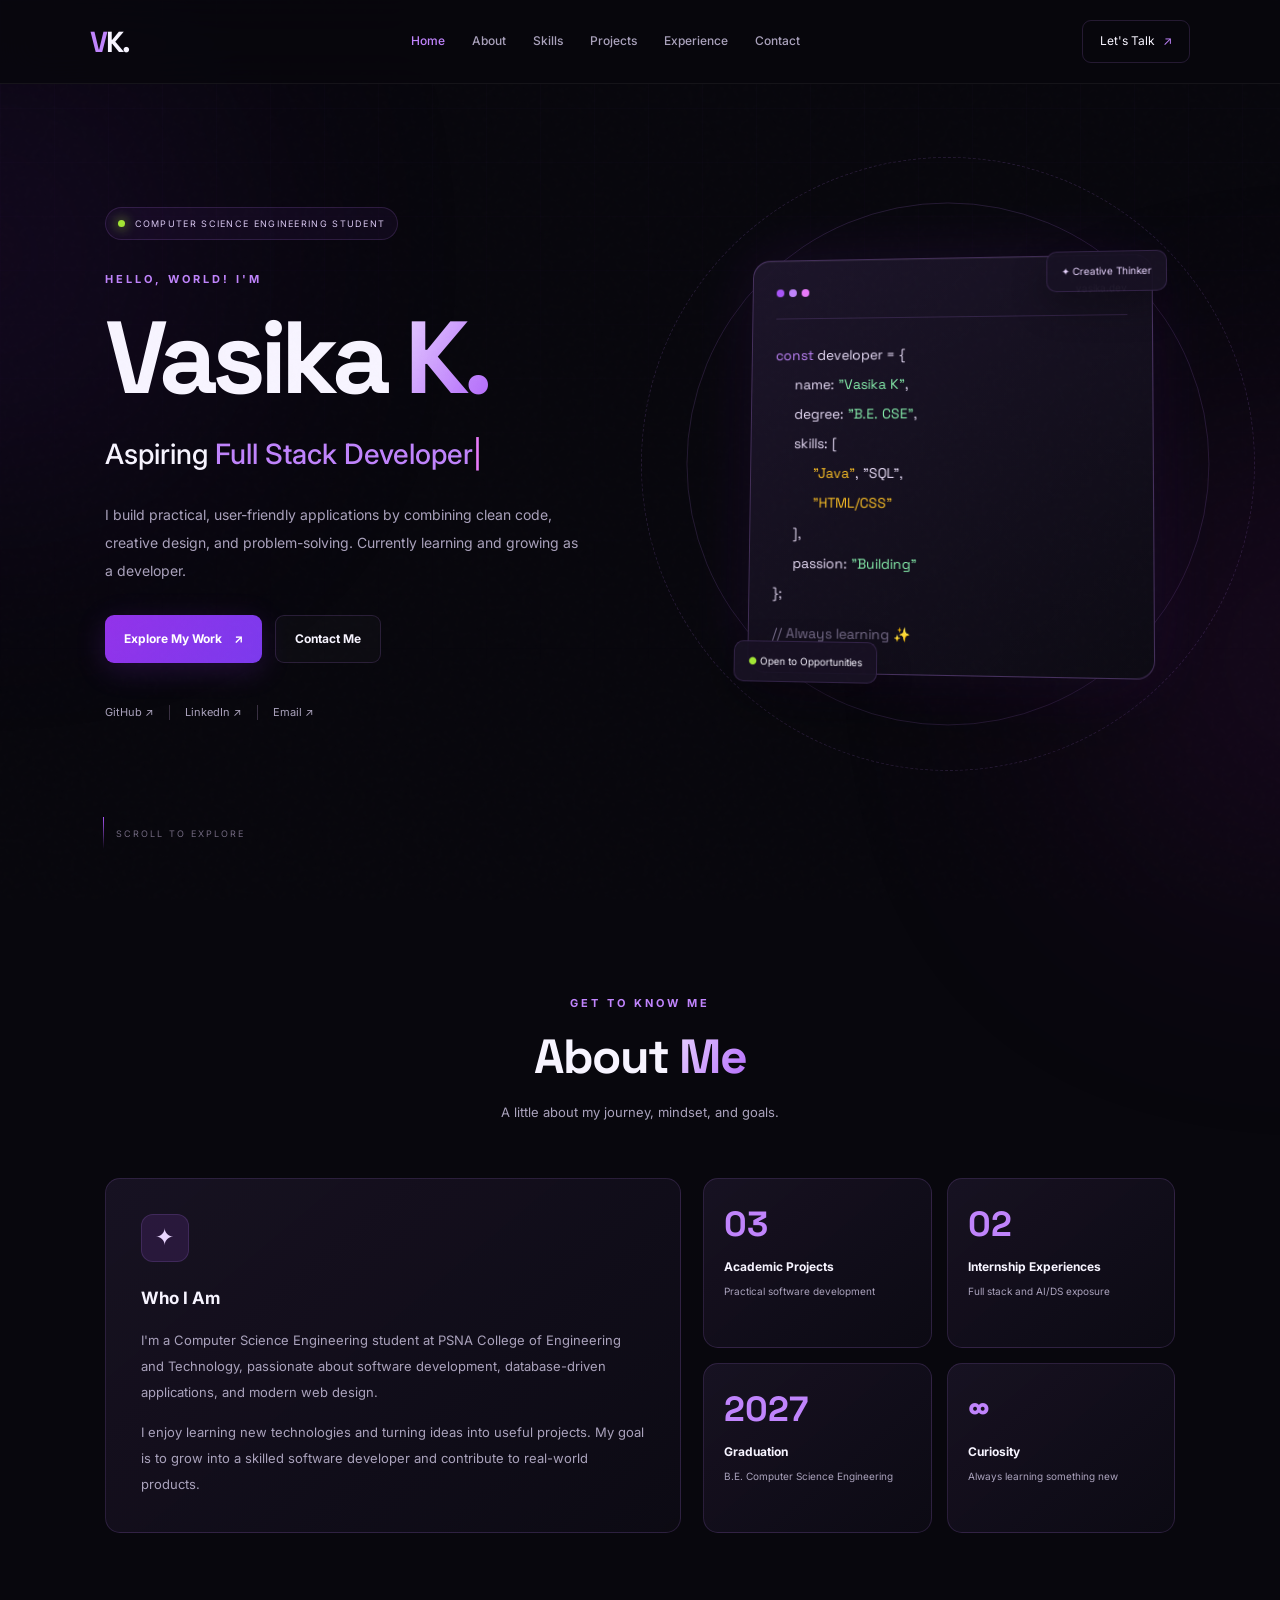
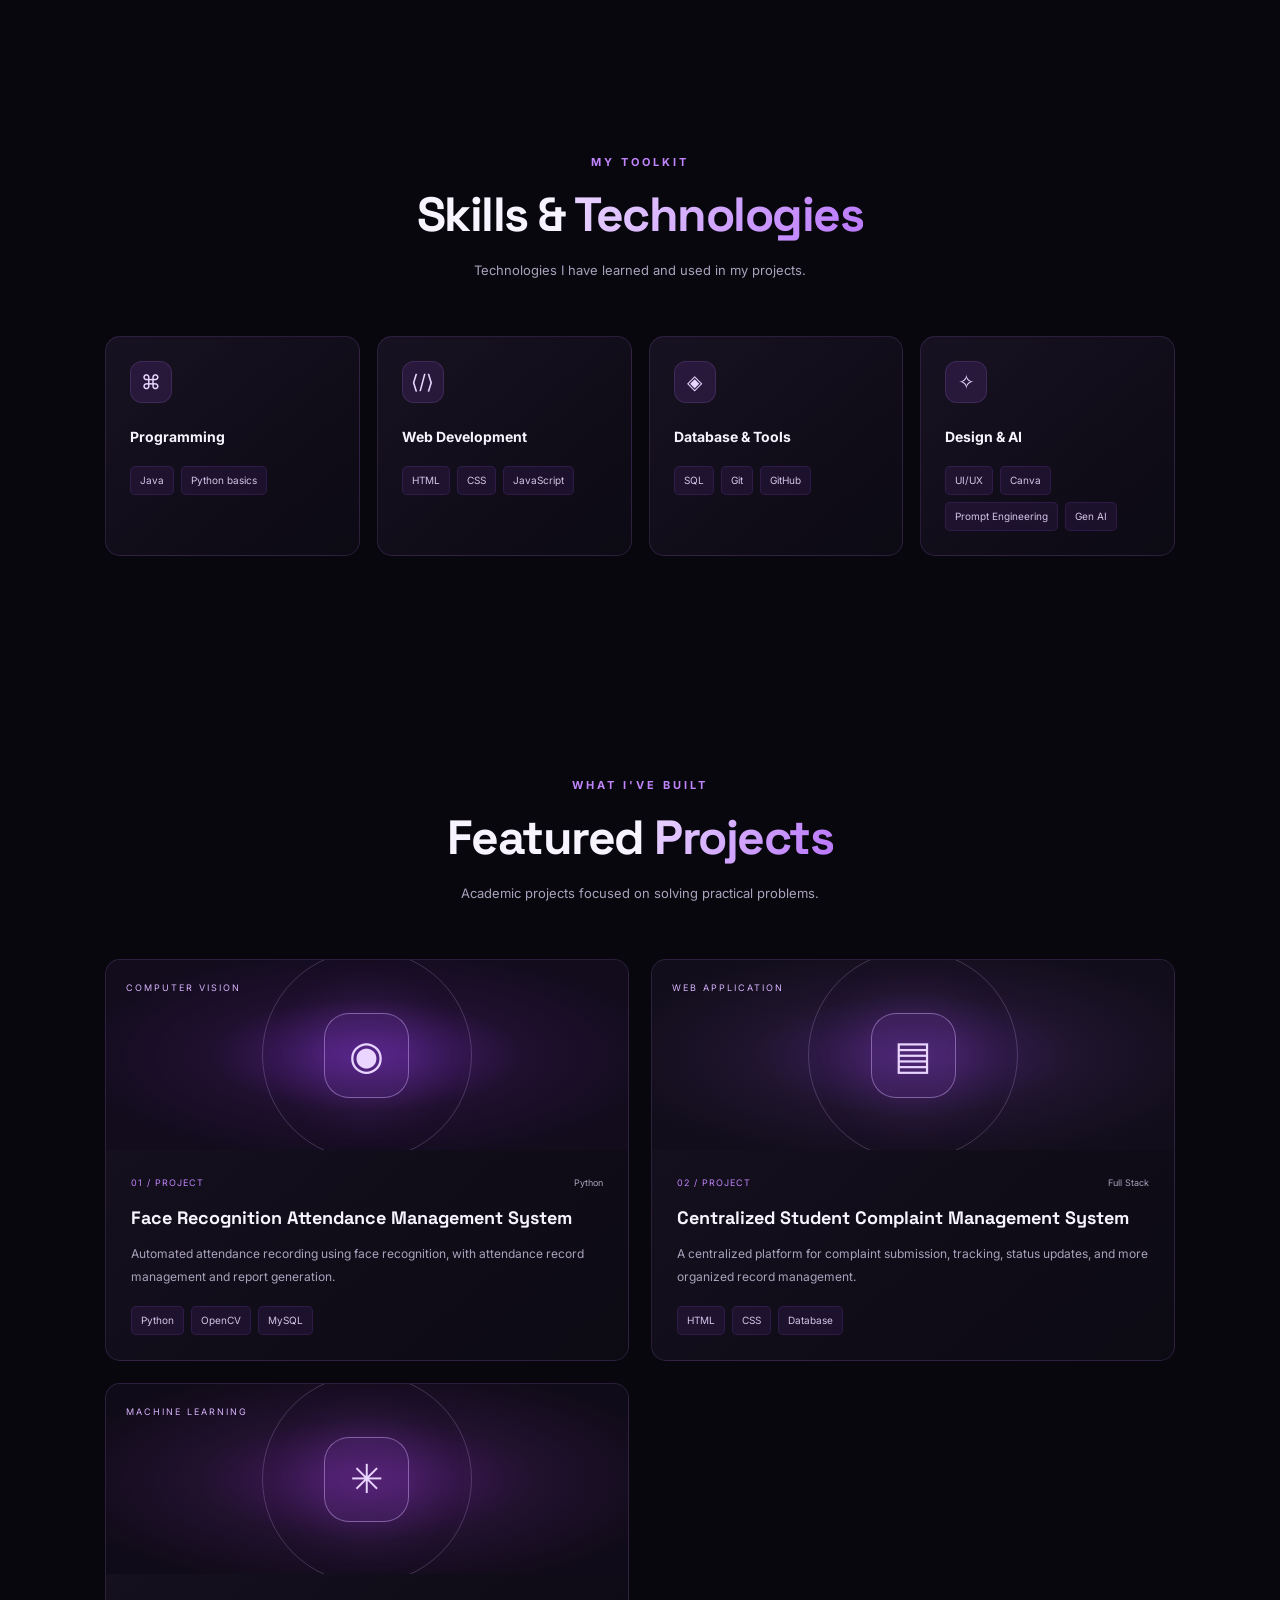
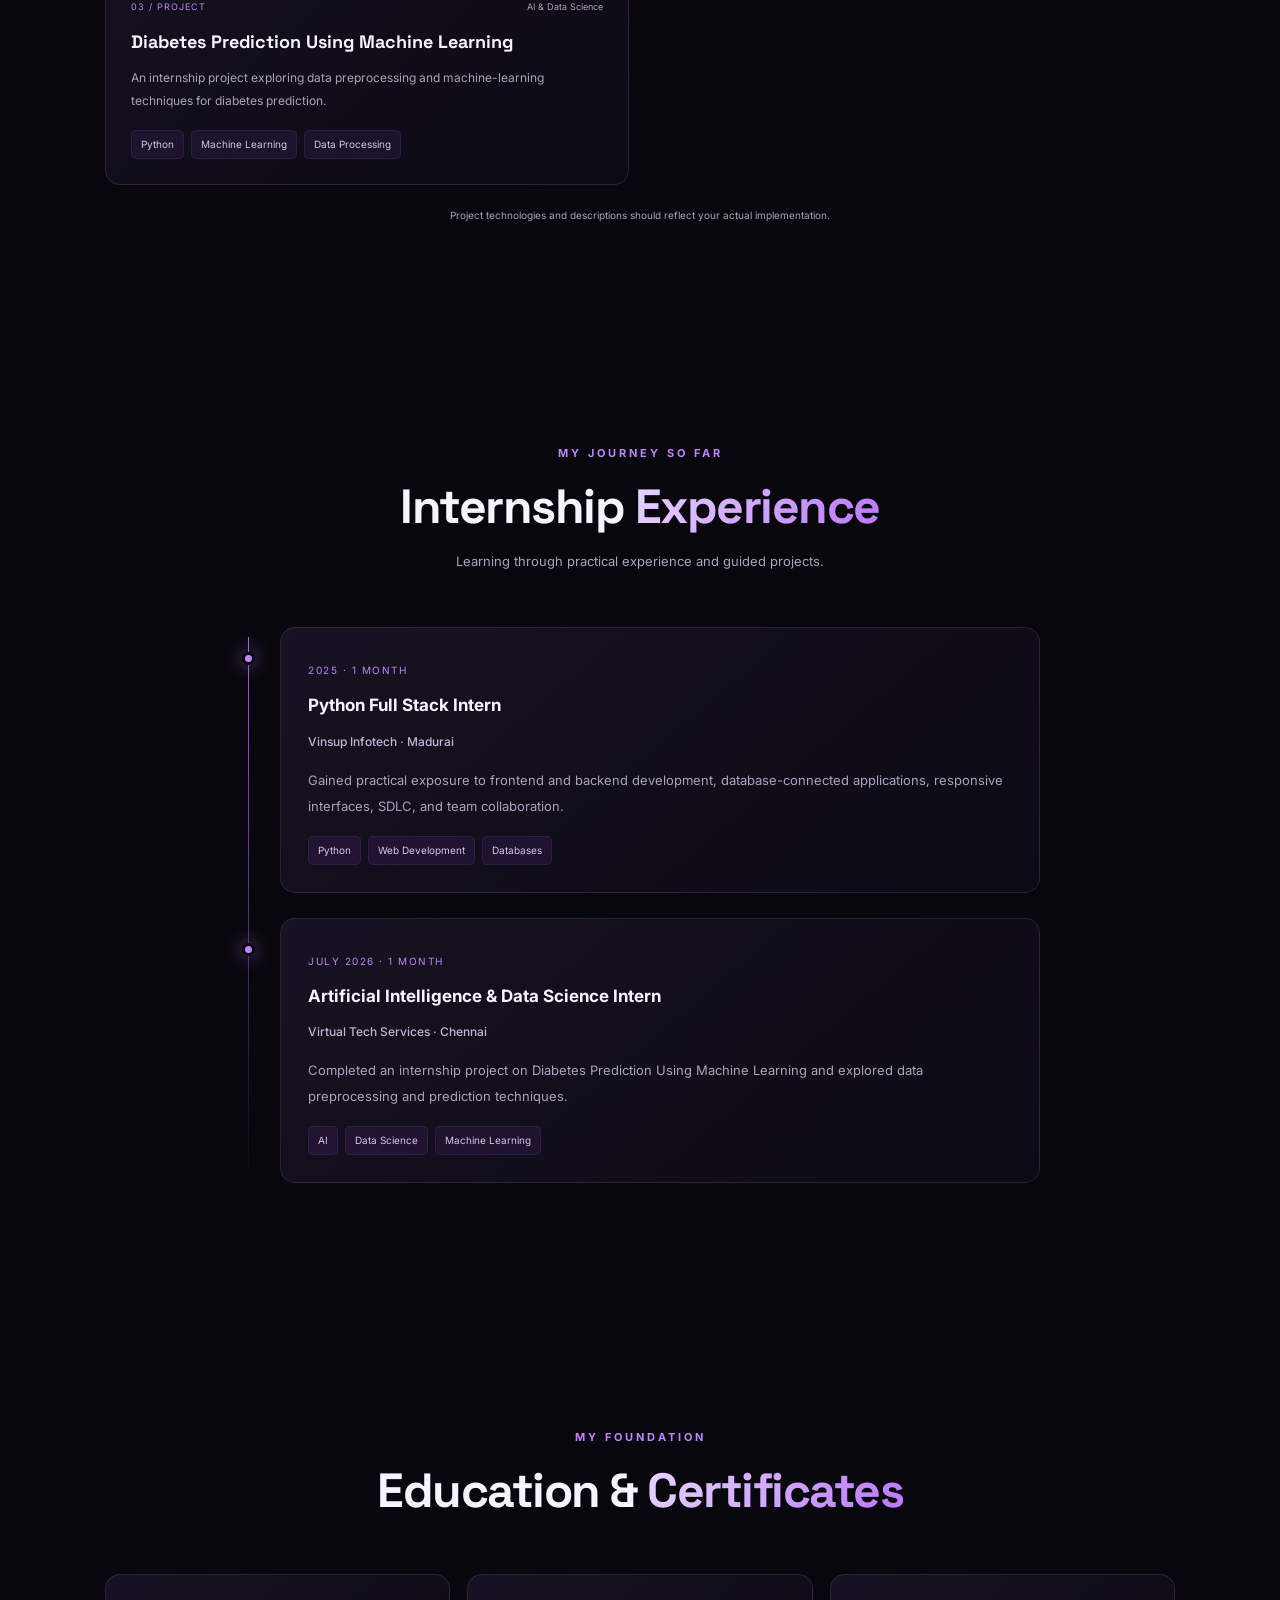
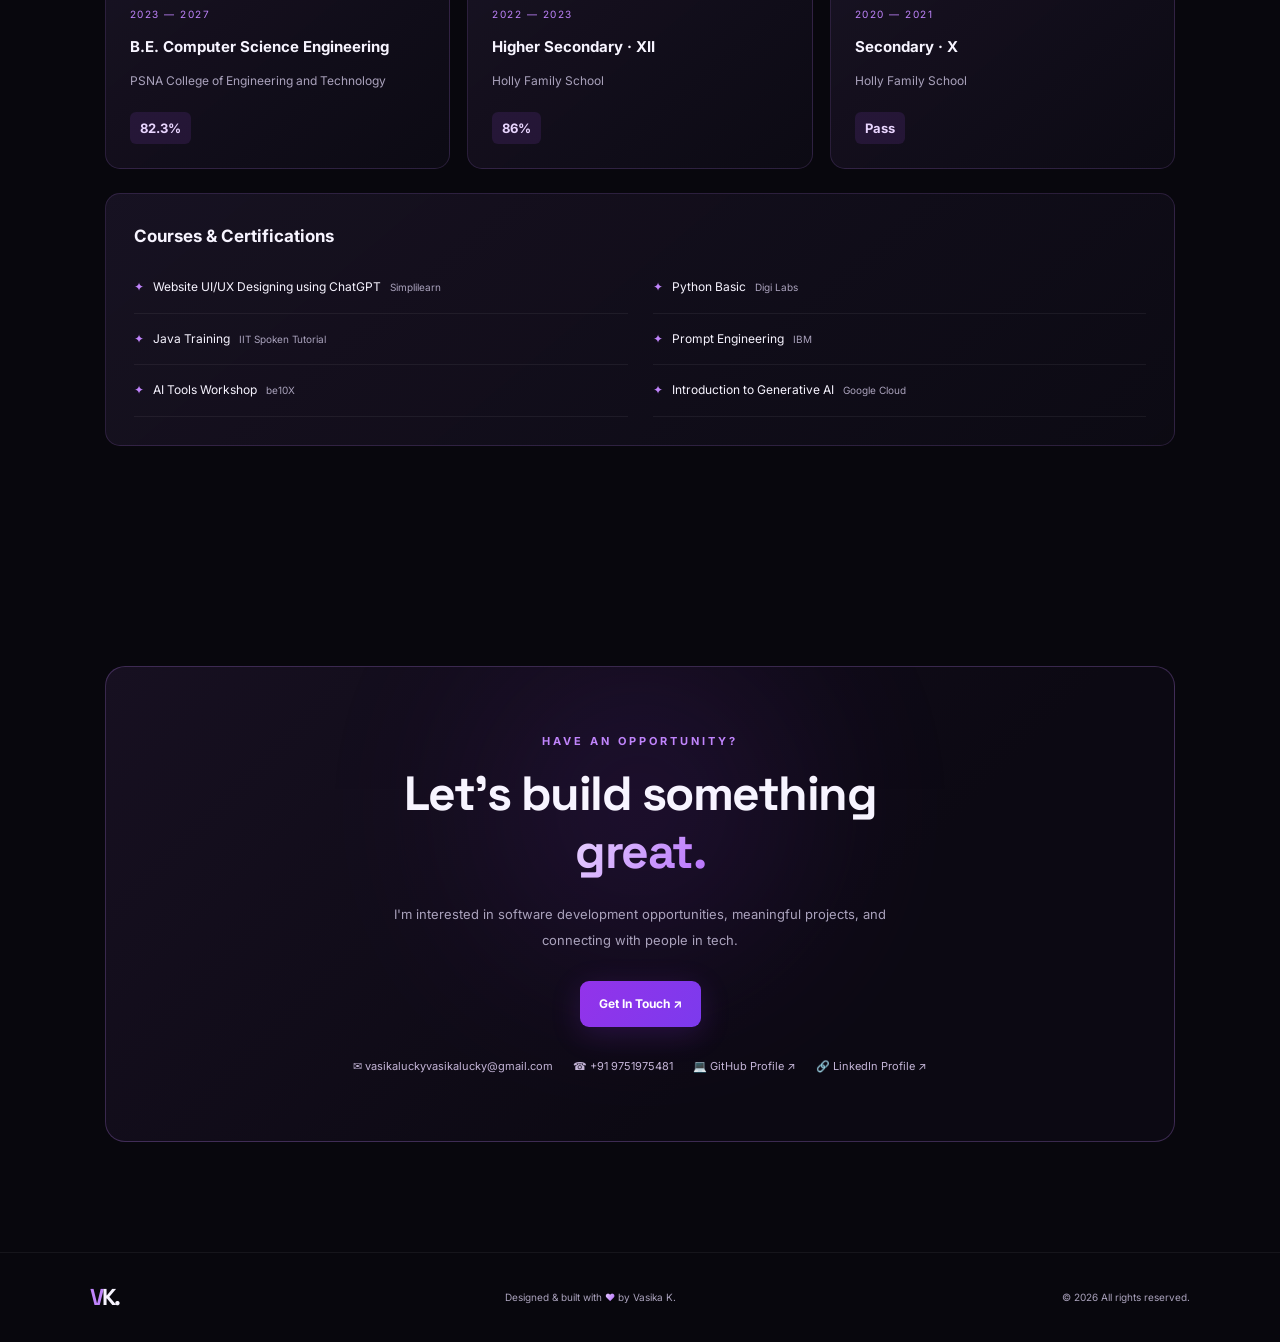
<file: WD-L1-My_portfolio/index.html>
<!DOCTYPE html>
<html lang="en">
<head>
  <meta charset="UTF-8">
  <meta name="viewport" content="width=device-width, initial-scale=1.0">
  <meta name="description" content="Vasika K — Computer Science Engineering student and aspiring full stack developer.">
  <title>Vasika K | Developer Portfolio</title>

  <link rel="preconnect" href="https://fonts.googleapis.com">
  <link rel="preconnect" href="https://fonts.gstatic.com" crossorigin>
  <link href="https://fonts.googleapis.com/css2?family=Inter:wght@400;500;600;700;800&family=Space+Grotesk:wght@400;500;600;700&display=swap" rel="stylesheet">

  <link rel="stylesheet" href="style.css">
  <script src="script.js" defer></script>
</head>

<body>
  <div class="background-glow glow-one"></div>
  <div class="background-glow glow-two"></div>
  <div class="noise"></div>

  <header class="navbar">
    <a href="#home" class="logo"><span>V</span>K.</a>

    <button class="menu-toggle" id="menuToggle"
      aria-label="Toggle navigation" aria-expanded="false">☰</button>

    <nav class="nav-links" id="navLinks">
      <a href="#home" class="active">Home</a>
      <a href="#about">About</a>
      <a href="#skills">Skills</a>
      <a href="#projects">Projects</a>
      <a href="#experience">Experience</a>
      <a href="#contact">Contact</a>
    </nav>

    <a href="#contact" class="nav-button">Let's Talk <span>↗</span></a>
  </header>

  <main>
    <section class="hero section" id="home">
      <div class="hero-content reveal">
        <div class="availability">
          <span class="status-dot"></span>
          COMPUTER SCIENCE ENGINEERING STUDENT
        </div>

        <p class="eyebrow">HELLO, WORLD! I'M</p>
        <h1>Vasika <span class="gradient-text">K.</span></h1>

        <h2>Aspiring <span class="typing" id="typing"></span><span class="cursor">|</span></h2>

        <p class="hero-description">
          I build practical, user-friendly applications by combining
          clean code, creative design, and problem-solving.
          Currently learning and growing as a developer.
        </p>

        <div class="hero-actions">
          <a href="#projects" class="button primary">Explore My Work <span>↗</span></a>
          <a href="#contact" class="button secondary">Contact Me</a>
        </div>

        <div class="social-links">
          <a href="https://github.com/vasika2005" target="_blank" rel="noopener noreferrer">GitHub ↗</a>
          <span class="social-divider"></span>
          <a href="https://www.linkedin.com/in/vasika-k-b85408298" target="_blank" rel="noopener noreferrer">LinkedIn ↗</a>
          <span class="social-divider"></span>
          <a href="mailto:vasikaluckyvasikalucky@gmail.com">Email ↗</a>
        </div>
      </div>

      <div class="hero-visual reveal">
        <div class="orbit orbit-one"></div>
        <div class="orbit orbit-two"></div>
        <div class="hero-card">
          <div class="card-top">
            <span class="window-dots"><i></i><i></i><i></i></span>
            <span>vasika.dev</span>
          </div>

          <div class="code-content">
            <p><span class="code-purple">const</span> developer = {</p>
            <p class="indent">name: <span class="code-green">"Vasika K"</span>,</p>
            <p class="indent">degree: <span class="code-green">"B.E. CSE"</span>,</p>
            <p class="indent">skills: [</p>
            <p class="indent double"><span class="code-orange">"Java"</span>, "SQL",</p>
            <p class="indent double"><span class="code-orange">"HTML/CSS"</span></p>
            <p class="indent">],</p>
            <p class="indent">passion: <span class="code-green">"Building"</span></p>
            <p>};</p>
            <p class="code-comment">// Always learning ✨</p>
          </div>

          <div class="floating-badge badge-top">✦ Creative Thinker</div>
          <div class="floating-badge badge-bottom"><span>●</span> Open to Opportunities</div>
        </div>
      </div>

      <a href="#about" class="scroll-indicator">
        <span></span> SCROLL TO EXPLORE
      </a>
    </section>

    <section class="section about-section" id="about">
      <div class="section-heading reveal">
        <p class="eyebrow">GET TO KNOW ME</p>
        <h2>About <span class="gradient-text">Me</span></h2>
        <p>A little about my journey, mindset, and goals.</p>
      </div>

      <div class="about-grid">
        <article class="glass-card about-card reveal">
          <div class="icon-box">✦</div>
          <h3>Who I Am</h3>
          <p>
            I'm a Computer Science Engineering student at PSNA College
            of Engineering and Technology, passionate about software
            development, database-driven applications, and modern web design.
          </p>
          <p>
            I enjoy learning new technologies and turning ideas into
            useful projects. My goal is to grow into a skilled software
            developer and contribute to real-world products.
          </p>
        </article>

        <div class="about-stats">
          <article class="glass-card stat-card reveal">
            <span class="stat-number">03</span>
            <h3>Academic Projects</h3>
            <p>Practical software development</p>
          </article>
          <article class="glass-card stat-card reveal">
            <span class="stat-number">02</span>
            <h3>Internship Experiences</h3>
            <p>Full stack and AI/DS exposure</p>
          </article>
          <article class="glass-card stat-card reveal">
            <span class="stat-number">2027</span>
            <h3>Graduation</h3>
            <p>B.E. Computer Science Engineering</p>
          </article>
          <article class="glass-card stat-card reveal">
            <span class="stat-number">∞</span>
            <h3>Curiosity</h3>
            <p>Always learning something new</p>
          </article>
        </div>
      </div>
    </section>

    <section class="section" id="skills">
      <div class="section-heading reveal">
        <p class="eyebrow">MY TOOLKIT</p>
        <h2>Skills & <span class="gradient-text">Technologies</span></h2>
        <p>Technologies I have learned and used in my projects.</p>
      </div>

      <div class="skills-grid">
        <article class="glass-card skill-card reveal">
          <div class="skill-icon">⌘</div>
          <h3>Programming</h3>
          <div class="tags"><span>Java</span><span>Python basics</span></div>
        </article>
        <article class="glass-card skill-card reveal">
          <div class="skill-icon">⟨/⟩</div>
          <h3>Web Development</h3>
          <div class="tags"><span>HTML</span><span>CSS</span><span>JavaScript</span></div>
        </article>
        <article class="glass-card skill-card reveal">
          <div class="skill-icon">◈</div>
          <h3>Database & Tools</h3>
          <div class="tags"><span>SQL</span><span>Git</span><span>GitHub</span></div>
        </article>
        <article class="glass-card skill-card reveal">
          <div class="skill-icon">✧</div>
          <h3>Design & AI</h3>
          <div class="tags"><span>UI/UX</span><span>Canva</span><span>Prompt Engineering</span><span>Gen AI</span></div>
        </article>
      </div>
    </section>

    <section class="section projects-section" id="projects">
      <div class="section-heading reveal">
        <p class="eyebrow">WHAT I'VE BUILT</p>
        <h2>Featured <span class="gradient-text">Projects</span></h2>
        <p>Academic projects focused on solving practical problems.</p>
      </div>

      <div class="projects-grid">
        <article class="glass-card project-card reveal">
          <div class="project-art art-one">
            <div class="art-icon">◉</div>
            <span class="art-label">COMPUTER VISION</span>
            <div class="art-orbit"></div>
          </div>
          <div class="project-info">
            <div class="project-meta"><span>01 / PROJECT</span><span>Python</span></div>
            <h3>Face Recognition Attendance Management System</h3>
            <p>
              Automated attendance recording using face recognition,
              with attendance record management and report generation.
            </p>
            <div class="tags"><span>Python</span><span>OpenCV</span><span>MySQL</span></div>
          </div>
        </article>

        <article class="glass-card project-card reveal">
          <div class="project-art art-two">
            <div class="art-icon">▤</div>
            <span class="art-label">WEB APPLICATION</span>
            <div class="art-orbit"></div>
          </div>
          <div class="project-info">
            <div class="project-meta"><span>02 / PROJECT</span><span>Full Stack</span></div>
            <h3>Centralized Student Complaint Management System</h3>
            <p>
              A centralized platform for complaint submission, tracking,
              status updates, and more organized record management.
            </p>
            <div class="tags"><span>HTML</span><span>CSS</span><span>Database</span></div>
          </div>
        </article>

        <article class="glass-card project-card reveal">
          <div class="project-art art-three">
            <div class="art-icon">✳</div>
            <span class="art-label">MACHINE LEARNING</span>
            <div class="art-orbit"></div>
          </div>
          <div class="project-info">
            <div class="project-meta"><span>03 / PROJECT</span><span>AI & Data Science</span></div>
            <h3>Diabetes Prediction Using Machine Learning</h3>
            <p>
              An internship project exploring data preprocessing and
              machine-learning techniques for diabetes prediction.
            </p>
            <div class="tags"><span>Python</span><span>Machine Learning</span><span>Data Processing</span></div>
          </div>
        </article>
      </div>
      <p class="project-note">Project technologies and descriptions should reflect your actual implementation.</p>
    </section>

    <section class="section" id="experience">
      <div class="section-heading reveal">
        <p class="eyebrow">MY JOURNEY SO FAR</p>
        <h2>Internship <span class="gradient-text">Experience</span></h2>
        <p>Learning through practical experience and guided projects.</p>
      </div>

      <div class="timeline">
        <article class="timeline-item reveal">
          <div class="timeline-dot"></div>
          <div class="glass-card timeline-card">
            <span class="timeline-date">2025 · 1 MONTH</span>
            <h3>Python Full Stack Intern</h3>
            <h4>Vinsup Infotech · Madurai</h4>
            <p>Gained practical exposure to frontend and backend development, database-connected applications, responsive interfaces, SDLC, and team collaboration.</p>
            <div class="tags"><span>Python</span><span>Web Development</span><span>Databases</span></div>
          </div>
        </article>

        <article class="timeline-item reveal">
          <div class="timeline-dot"></div>
          <div class="glass-card timeline-card">
            <span class="timeline-date">JULY 2026 · 1 MONTH</span>
            <h3>Artificial Intelligence & Data Science Intern</h3>
            <h4>Virtual Tech Services · Chennai</h4>
            <p>Completed an internship project on Diabetes Prediction Using Machine Learning and explored data preprocessing and prediction techniques.</p>
            <div class="tags"><span>AI</span><span>Data Science</span><span>Machine Learning</span></div>
          </div>
        </article>
      </div>
    </section>

    <section class="section education-section" id="education">
      <div class="section-heading reveal">
        <p class="eyebrow">MY FOUNDATION</p>
        <h2>Education & <span class="gradient-text">Certificates</span></h2>
      </div>

      <div class="education-grid">
        <div class="glass-card education-card reveal">
          <span class="education-year">2023 — 2027</span>
          <h3>B.E. Computer Science Engineering</h3>
          <p>PSNA College of Engineering and Technology</p>
          <span class="education-score">82.3%</span>
        </div>
        <div class="glass-card education-card reveal">
          <span class="education-year">2022 — 2023</span>
          <h3>Higher Secondary · XII</h3>
          <p>Holly Family School</p>
          <span class="education-score">86%</span>
        </div>
        <div class="glass-card education-card reveal">
          <span class="education-year">2020 — 2021</span>
          <h3>Secondary · X</h3>
          <p>Holly Family School</p>
          <span class="education-score">Pass</span>
        </div>
      </div>

      <div class="certificates glass-card reveal">
        <h3>Courses & Certifications</h3>
        <div class="certificate-list">
          <div><span>✦</span> Website UI/UX Designing using ChatGPT <small>Simplilearn</small></div>
          <div><span>✦</span> Python Basic <small>Digi Labs</small></div>
          <div><span>✦</span> Java Training <small>IIT Spoken Tutorial</small></div>
          <div><span>✦</span> Prompt Engineering <small>IBM</small></div>
          <div><span>✦</span> AI Tools Workshop <small>be10X</small></div>
          <div><span>✦</span> Introduction to Generative AI <small>Google Cloud</small></div>
        </div>
      </div>
    </section>

    <section class="section" id="contact">
      <div class="contact-box reveal">
        <div class="contact-orb"></div>
        <p class="eyebrow">HAVE AN OPPORTUNITY?</p>
        <h2>Let's build something <span class="gradient-text">great.</span></h2>
        <p>I'm interested in software development opportunities, meaningful projects, and connecting with people in tech.</p>
        <a class="button primary" href="mailto:vasikaluckyvasikalucky@gmail.com">Get In Touch ↗</a>

        
<div class="contact-details">
  <a href="mailto:vasikaluckyvasikalucky@gmail.com">
    ✉ vasikaluckyvasikalucky@gmail.com
  </a>

  <a href="tel:+919751975481">
    ☎ +91 9751975481
  </a>

  <a href="https://github.com/vasika2005"
     target="_blank"
     rel="noopener noreferrer">
    💻 GitHub Profile ↗
  </a>

  <a href="https://www.linkedin.com/in/vasika-k-b85408298"
     target="_blank"
     rel="noopener noreferrer">
    🔗 LinkedIn Profile ↗
  </a>
</div>

      </div>
    </section>
  </main>

  <footer>
    <a href="#home" class="logo"><span>V</span>K.</a>
    <p>Designed & built with <span class="gradient-text">♥</span> by Vasika K.</p>
    <p>© <span id="year"></span> All rights reserved.</p>
  </footer>

  <button id="backToTop" class="back-to-top" aria-label="Back to top">↑</button>
</body>
</html>
</file>
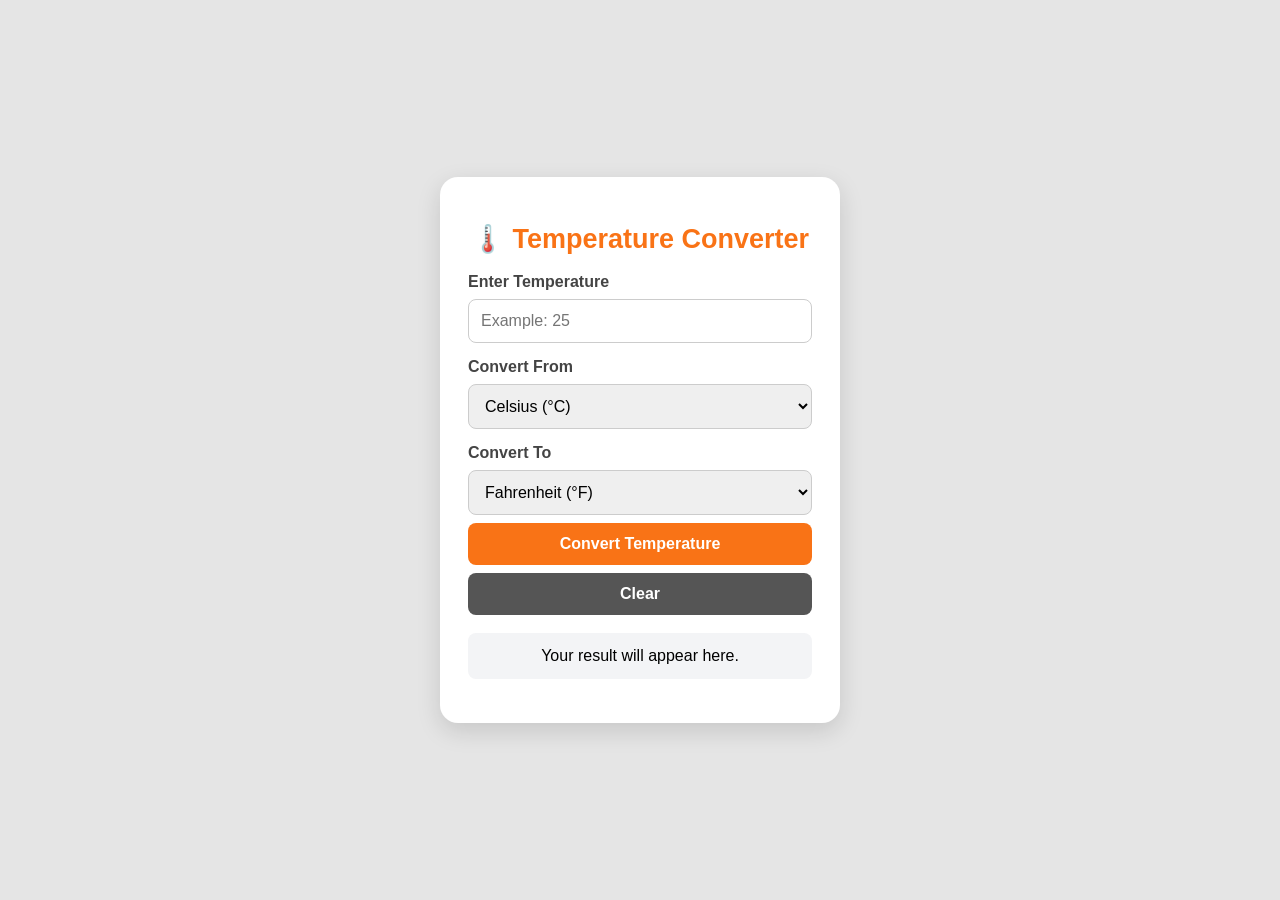
<file: WD-L1-temperature-converter/index.html>
<!DOCTYPE html>
<html lang="en">
<head>
    <meta charset="UTF-8">
    <meta name="viewport" content="width=device-width, initial-scale=1.0">
    <title>Temperature Converter</title>

    <style>
        * {
            box-sizing: border-box;
        }

        body {
            margin: 0;
            min-height: 100vh;
            display: flex;
            justify-content: center;
            align-items: center;
            padding: 20px;
            font-family: Arial, sans-serif;
            background: #e5e5e5;
        }

        .card {
            width: 100%;
            max-width: 400px;
            padding: 28px;
            background: white;
            border-radius: 18px;
            box-shadow: 0 8px 25px #0002;
        }

        h1 {
            color: #f97316;
            text-align: center;
            font-size: 27px;
        }

        label {
            display: block;
            margin-top: 15px;
            color: #444;
            font-weight: bold;
        }

        input, select, button {
            width: 100%;
            padding: 12px;
            margin-top: 8px;
            border: 1px solid #ccc;
            border-radius: 8px;
            font-size: 16px;
        }

        button {
            background: #f97316;
            color: white;
            border: none;
            font-weight: bold;
            cursor: pointer;
        }

        button:hover {
            background: #ea580c;
        }

        #result {
            padding: 14px;
            margin-top: 18px;
            border-radius: 8px;
            background: #f3f4f6;
            text-align: center;
            overflow-wrap: anywhere;
        }

        .error {
            color: #dc2626;
        }

        .success {
            color: #15803d;
        }

        .secondary {
            background: #555;
        }
    </style>
</head>

<body>
    <div class="card">
        <h1>🌡️ Temperature Converter</h1>

        <label for="temp">Enter Temperature</label>
        <input
            type="number"
            id="temp"
            placeholder="Example: 25"
            step="any"
        >

        <label for="from">Convert From</label>
        <select id="from">
            <option value="C">Celsius (°C)</option>
            <option value="F">Fahrenheit (°F)</option>
            <option value="K">Kelvin (K)</option>
        </select>

        <label for="to">Convert To</label>
        <select id="to">
            <option value="F">Fahrenheit (°F)</option>
            <option value="C">Celsius (°C)</option>
            <option value="K">Kelvin (K)</option>
        </select>

        <button type="button" id="convert">Convert Temperature</button>
        <button type="button" id="clear" class="secondary">Clear</button>

        <p id="result" aria-live="polite">Your result will appear here.</p>
    </div>

    <script>
        const tempInput = document.getElementById("temp");
        const fromSelect = document.getElementById("from");
        const toSelect = document.getElementById("to");
        const result = document.getElementById("result");

        const minimum = {
            C: -273.15,
            F: -459.67,
            K: 0
        };

        const units = {
            C: "°C",
            F: "°F",
            K: "K"
        };

        document.getElementById("convert").addEventListener("click", function () {
            const input = tempInput.value.trim();
            const value = Number(input);
            const from = fromSelect.value;
            const to = toSelect.value;

            result.className = "";

            // 1. Validate empty or invalid input
            if (input === "" || !Number.isFinite(value)) {
                result.textContent = "❌ Please enter a valid temperature.";
                result.className = "error";
                return;
            }

            // 2. Validate absolute zero in the selected input unit
            if (value < minimum[from]) {
                result.textContent =
                    "❌ Below absolute zero! Minimum for " +
                    fromSelect.options[fromSelect.selectedIndex].text +
                    " is " + minimum[from] + " " + units[from] + ".";
                result.className = "error";
                return;
            }

            // 3. Convert input to Celsius
            let celsius;

            if (from === "C") {
                celsius = value;
            } else if (from === "F") {
                celsius = (value - 32) * 5 / 9;
            } else {
                celsius = value - 273.15;
            }

            // 4. Convert Celsius to target unit
            let converted;

            if (to === "C") {
                converted = celsius;
            } else if (to === "F") {
                converted = (celsius * 9 / 5) + 32;
            } else {
                converted = celsius + 273.15;
            }

            if (Math.abs(converted) < 1e-10) {
                converted = 0;
            }

            result.textContent =
                "✅ Result: " + Number(converted.toFixed(4)) +
                " " + units[to];

            result.className = "success";
        });

        document.getElementById("clear").addEventListener("click", function () {
            tempInput.value = "";
            fromSelect.value = "C";
            toSelect.value = "F";
            result.textContent = "Your result will appear here.";
            result.className = "";
            tempInput.focus();
        });

        tempInput.addEventListener("keydown", function (event) {
            if (event.key === "Enter") {
                document.getElementById("convert").click();
            }
        });
    </script>
</body>
</html>
</file>
<file: WD-L1-My_portfolio/style.css>
:root {
  --bg: #08070d;
  --surface: #100d19;
  --surface-light: #171222;
  --purple: #a855f7;
  --purple-bright: #c084fc;
  --pink: #e879f9;
  --white: #f7f4ff;
  --muted: #aaa2bc;
  --border: rgba(192, 132, 252, 0.16);
  --font: "Inter", sans-serif;
}

* {
  margin: 0;
  padding: 0;
  box-sizing: border-box;
}

html {
  scroll-behavior: smooth;
  scroll-padding-top: 100px;
}

body {
  font-family: var(--font);
  color: var(--white);
  background: var(--bg);
  overflow-x: hidden;
  line-height: 1.7;
}

body::before {
  content: "";
  position: fixed;
  inset: 0;
  pointer-events: none;
  z-index: -1;
  background:
    linear-gradient(rgba(168, 85, 247, .025) 1px, transparent 1px),
    linear-gradient(90deg, rgba(168, 85, 247, .025) 1px, transparent 1px);
  background-size: 54px 54px;
  mask-image: linear-gradient(to bottom, black, transparent 80%);
}

a {
  color: inherit;
  text-decoration: none;
}

button {
  font: inherit;
}

::selection {
  background: #9333ea;
  color: white;
}

.background-glow {
  position: fixed;
  width: 420px;
  height: 420px;
  border-radius: 50%;
  filter: blur(140px);
  opacity: .15;
  pointer-events: none;
  z-index: -1;
  animation: glowFloat 12s ease-in-out infinite alternate;
}

.glow-one {
  background: #7e22ce;
  top: 5%;
  left: -230px;
}

.glow-two {
  background: #a21caf;
  right: -250px;
  top: 50%;
  animation-delay: -5s;
}

.noise {
  position: fixed;
  inset: 0;
  pointer-events: none;
  opacity: .025;
  z-index: 10;
  background-image: url("data:image/svg+xml,%3Csvg viewBox='0 0 180 180' xmlns='http://www.w3.org/2000/svg'%3E%3Cfilter id='n'%3E%3CfeTurbulence type='fractalNoise' baseFrequency='.9' numOctaves='3' stitchTiles='stitch'/%3E%3C/filter%3E%3Crect width='100%25' height='100%25' filter='url(%23n)' opacity='.5'/%3E%3C/svg%3E");
}

.navbar {
  position: sticky;
  top: 0;
  z-index: 100;
  display: flex;
  justify-content: space-between;
  align-items: center;
  gap: 24px;
  padding: 17px 7%;
  background: rgba(8, 7, 13, .82);
  backdrop-filter: blur(22px);
  border-bottom: 1px solid rgba(255, 255, 255, .055);
}

.logo {
  font-family: "Space Grotesk", sans-serif;
  font-size: 29px;
  font-weight: 800;
  letter-spacing: -2px;
}

.logo span {
  color: var(--purple-bright);
}

.nav-links {
  display: flex;
  gap: 27px;
  align-items: center;
}

.nav-links a {
  font-size: 12px;
  font-weight: 500;
  color: var(--muted);
  transition: color .3s;
}

.nav-links a:hover,
.nav-links a.active {
  color: var(--purple-bright);
}

.nav-button {
  padding: 10px 17px;
  border: 1px solid var(--border);
  border-radius: 9px;
  font-size: 12px;
  transition: .3s;
}

.nav-button:hover {
  border-color: var(--purple);
  background: rgba(168, 85, 247, .12);
  box-shadow: 0 0 25px rgba(168, 85, 247, .13);
}

.nav-button span {
  color: var(--purple-bright);
  margin-left: 5px;
}

.menu-toggle {
  display: none;
  border: 1px solid var(--border);
  background: var(--surface);
  color: white;
  padding: 7px 11px;
  border-radius: 8px;
  cursor: pointer;
}

.section {
  max-width: 1250px;
  margin: auto;
  padding: 110px 7%;
}

.hero {
  min-height: 660px;
  min-height: min(800px, calc(100svh - 70px));
  display: grid;
  grid-template-columns: 1.1fr .9fr;
  align-items: center;
  gap: 60px;
  position: relative;
  padding-top: 80px;
  padding-bottom: 120px;
}

.hero-content {
  position: relative;
  z-index: 2;
}

.availability {
  display: inline-flex;
  align-items: center;
  gap: 10px;
  padding: 8px 12px;
  border: 1px solid var(--border);
  border-radius: 30px;
  background: rgba(168, 85, 247, .055);
  color: #d7c6ef;
  font-size: 9px;
  letter-spacing: 1.3px;
  margin-bottom: 30px;
}

.status-dot {
  width: 7px;
  height: 7px;
  border-radius: 50%;
  background: #a3e635;
  box-shadow: 0 0 12px #a3e635;
  animation: pulse 2s infinite;
}

.eyebrow {
  color: var(--purple-bright);
  font-size: 11px;
  letter-spacing: 3px;
  font-weight: 700;
  margin-bottom: 15px;
}

.hero h1 {
  font-family: "Space Grotesk", sans-serif;
  font-size: clamp(65px, 8vw, 105px);
  line-height: 1.05;
  letter-spacing: -6px;
  font-weight: 700;
}

.gradient-text {
  color: var(--purple-bright);
  background: linear-gradient(120deg, #e9d5ff, #c084fc 45%, #a855f7 75%, #f0abfc);
  background-size: 200% auto;
  -webkit-background-clip: text;
  background-clip: text;
  -webkit-text-fill-color: transparent;
  animation: gradientMove 5s linear infinite;
}

.hero h2 {
  font-size: clamp(19px, 2.6vw, 28px);
  font-weight: 500;
  margin-top: 20px;
  min-height: 45px;
}

.typing {
  color: var(--purple-bright);
}

.cursor {
  color: var(--pink);
  animation: blink .8s infinite;
}

.hero-description {
  color: var(--muted);
  max-width: 480px;
  font-size: 14px;
  margin-top: 22px;
  line-height: 2;
}

.hero-actions {
  display: flex;
  flex-wrap: wrap;
  gap: 13px;
  margin-top: 30px;
}

.button {
  display: inline-flex;
  align-items: center;
  justify-content: center;
  gap: 12px;
  border-radius: 9px;
  padding: 13px 19px;
  font-size: 12px;
  font-weight: 700;
  transition: transform .3s, box-shadow .3s, background .3s;
}

.button:hover {
  transform: translateY(-4px);
}

.button.primary {
  background: linear-gradient(120deg, #9333ea, #7c3aed);
  color: white;
  box-shadow: 0 7px 30px rgba(147, 51, 234, .2);
}

.button.primary:hover {
  box-shadow: 0 10px 38px rgba(168, 85, 247, .4);
}

.button.secondary {
  border: 1px solid var(--border);
  background: rgba(255, 255, 255, .025);
}

.button.secondary:hover {
  background: rgba(168, 85, 247, .1);
  border-color: var(--purple);
}

.social-links {
  display: flex;
  align-items: center;
  gap: 15px;
  margin-top: 40px;
  font-size: 11px;
  color: var(--muted);
}

.social-links a:hover {
  color: var(--purple-bright);
}

.social-divider {
  height: 15px;
  width: 1px;
  background: #393042;
}

.hero-visual {
  position: relative;
  min-width: 0;
  padding: 25px;
  perspective: 1000px;
}

.hero-card {
  position: relative;
  z-index: 2;
  max-width: 430px;
  margin: auto;
  padding: 24px;
  border: 1px solid rgba(192, 132, 252, .28);
  border-radius: 18px;
  background: linear-gradient(145deg, rgba(29, 21, 43, .95), rgba(12, 10, 19, .98));
  box-shadow: 0 30px 100px rgba(0, 0, 0, .35), 0 0 70px rgba(147, 51, 234, .13), inset 0 1px rgba(255, 255, 255, .05);
  transform: rotateY(-5deg) rotateX(3deg);
  animation: cardFloat 6s ease-in-out infinite;
}

.card-top {
  display: flex;
  justify-content: space-between;
  align-items: center;
  padding-bottom: 18px;
  border-bottom: 1px solid var(--border);
  color: var(--muted);
  font-size: 10px;
}

.window-dots {
  display: flex;
  gap: 5px;
}

.window-dots i {
  width: 8px;
  height: 8px;
  border-radius: 50%;
  background: #a855f7;
}

.window-dots i:nth-child(2) { background: #c084fc; }
.window-dots i:nth-child(3) { background: #e879f9; }

.code-content {
  padding-top: 22px;
  font-family: "Space Grotesk", monospace;
  font-size: clamp(11px, 1.15vw, 14px);
  line-height: 2.15;
  white-space: nowrap;
}

.code-content p {
  color: #e9ddf8;
}

.indent { padding-left: 20px; }
.double { padding-left: 40px; }
.code-purple { color: #c084fc; }
.code-green { color: #86efac; }
.code-orange { color: #fbbf24; }
.code-comment { color: #766c89 !important; margin-top: 10px; }

.orbit {
  position: absolute;
  border: 1px solid rgba(192, 132, 252, .16);
  border-radius: 50%;
  left: 50%;
  top: 50%;
  transform: translate(-50%, -50%);
  pointer-events: none;
}

.orbit-one {
  width: 115%;
  aspect-ratio: 1;
  animation: orbitSpin 30s linear infinite;
}

.orbit-two {
  width: 135%;
  aspect-ratio: 1;
  border-style: dashed;
  animation: orbitSpin 50s linear infinite reverse;
}

.floating-badge {
  position: absolute;
  z-index: 4;
  padding: 11px 14px;
  border-radius: 10px;
  background: rgba(24, 17, 36, .94);
  border: 1px solid var(--border);
  box-shadow: 0 15px 35px rgba(0, 0, 0, .3);
  font-size: 10px;
  animation: badgeFloat 4s ease-in-out infinite;
}

.badge-top {
  top: -5px;
  right: -15px;
  color: #e9d5ff;
}

.badge-bottom {
  bottom: -10px;
  left: -15px;
  animation-delay: -2s;
}

.badge-bottom span { color: #a3e635; }

.scroll-indicator {
  position: absolute;
  bottom: 35px;
  left: 7%;
  display: flex;
  align-items: center;
  gap: 12px;
  color: #71687f;
  font-size: 9px;
  letter-spacing: 2px;
}

.scroll-indicator span {
  height: 32px;
  width: 1px;
  background: linear-gradient(var(--purple), transparent);
  animation: scrollLine 2s infinite;
}

.section-heading {
  text-align: center;
  max-width: 650px;
  margin: 0 auto 55px;
}

.section-heading h2,
.contact-box h2 {
  font-family: "Space Grotesk", sans-serif;
  font-size: clamp(32px, 4.5vw, 48px);
  line-height: 1.2;
  letter-spacing: -1.5px;
}

.section-heading > p:last-child {
  color: var(--muted);
  font-size: 13px;
  margin-top: 15px;
}

.glass-card {
  background: linear-gradient(140deg, rgba(26, 20, 38, .84), rgba(13, 11, 20, .93));
  border: 1px solid var(--border);
  border-radius: 15px;
  transition: border-color .35s, box-shadow .35s, transform .35s;
}

.glass-card:hover {
  border-color: rgba(192, 132, 252, .5);
  box-shadow: 0 18px 55px rgba(124, 58, 237, .09);
}

.about-grid {
  display: grid;
  grid-template-columns: 1.1fr .9fr;
  gap: 22px;
}

.about-card {
  padding: 35px;
}

.icon-box,
.skill-icon {
  width: 48px;
  height: 48px;
  display: grid;
  place-items: center;
  border-radius: 12px;
  color: #e9d5ff;
  background: rgba(168, 85, 247, .13);
  border: 1px solid var(--border);
  font-size: 23px;
  margin-bottom: 22px;
}

.about-card h3,
.skill-card h3,
.timeline-card h3,
.education-card h3,
.certificates h3 {
  font-size: 17px;
  margin-bottom: 12px;
}

.about-card p,
.timeline-card p {
  font-size: 13px;
  color: var(--muted);
  line-height: 2;
  margin-top: 14px;
}

.about-stats {
  display: grid;
  grid-template-columns: repeat(2, minmax(0, 1fr));
  gap: 15px;
}

.stat-card {
  padding: 23px 20px;
}

.stat-number {
  display: block;
  font-family: "Space Grotesk", sans-serif;
  font-size: 35px;
  font-weight: 700;
  color: var(--purple-bright);
  line-height: 1.3;
  margin-bottom: 10px;
}

.stat-card h3 {
  font-size: 12px;
}

.stat-card p {
  color: var(--muted);
  font-size: 10px;
  margin-top: 5px;
}

.skills-grid {
  display: grid;
  grid-template-columns: repeat(4, minmax(0, 1fr));
  gap: 17px;
}

.skill-card {
  padding: 24px;
}

.skill-icon {
  width: 42px;
  height: 42px;
  font-size: 20px;
}

.skill-card h3 {
  font-size: 14px;
  margin-bottom: 17px;
}

.tags {
  display: flex;
  flex-wrap: wrap;
  gap: 7px;
  margin-top: 17px;
}

.tags span {
  font-size: 10px;
  color: #d4c4e9;
  padding: 5px 9px;
  border-radius: 5px;
  background: rgba(168, 85, 247, .09);
  border: 1px solid rgba(168, 85, 247, .13);
}

.projects-grid {
  display: grid;
  grid-template-columns: repeat(2, minmax(0, 1fr));
  gap: 22px;
}

.project-card {
  overflow: hidden;
}

.project-art {
  position: relative;
  min-height: 190px;
  display: grid;
  place-items: center;
  overflow: hidden;
  isolation: isolate;
}

.art-one {
  background: radial-gradient(ellipse at 50% 50%, #502080 0%, #20102f 42%, #120c1d 80%);
}

.art-two {
  background: radial-gradient(ellipse at 50% 50%, #422066 0%, #1e142c 45%, #110d1a 85%);
}

.art-three {
  background: radial-gradient(ellipse at 50% 50%, #4b1c68 0%, #21112e 45%, #100b18 85%);
}

.art-icon {
  position: relative;
  z-index: 2;
  display: grid;
  place-items: center;
  width: 85px;
  height: 85px;
  border: 1px solid rgba(216, 180, 254, .45);
  background: rgba(168, 85, 247, .13);
  backdrop-filter: blur(8px);
  border-radius: 25px;
  color: #e9d5ff;
  font-size: 40px;
  box-shadow: 0 0 60px rgba(168, 85, 247, .2);
  transition: transform .4s;
}

.project-card:hover .art-icon {
  transform: translateY(-5px) rotate(5deg) scale(1.07);
}

.art-orbit {
  position: absolute;
  width: 210px;
  height: 210px;
  border: 1px solid rgba(216, 180, 254, .22);
  border-radius: 50%;
  animation: orbitSpin 22s linear infinite;
}

.art-label {
  position: absolute;
  top: 20px;
  left: 20px;
  color: #d8b4fe;
  font-size: 9px;
  letter-spacing: 2px;
}

.project-info {
  padding: 25px;
}

.project-meta {
  display: flex;
  justify-content: space-between;
  gap: 10px;
  color: var(--purple-bright);
  font-size: 9px;
  letter-spacing: 1px;
  margin-bottom: 14px;
}

.project-meta span:last-child {
  color: var(--muted);
  letter-spacing: 0;
}

.project-info h3 {
  font-family: "Space Grotesk", sans-serif;
  font-size: 18px;
  line-height: 1.5;
}

.project-info p {
  color: var(--muted);
  font-size: 12px;
  line-height: 1.9;
  margin-top: 12px;
}

.project-note {
  text-align: center;
  color: var(--muted);
  font-size: 10px;
  margin-top: 22px;
}

.timeline {
  position: relative;
  max-width: 800px;
  margin: auto;
}

.timeline::before {
  content: "";
  position: absolute;
  left: 8px;
  top: 10px;
  bottom: 15px;
  width: 1px;
  background: linear-gradient(var(--purple), rgba(168, 85, 247, .05));
}

.timeline-item {
  position: relative;
  padding-left: 40px;
  margin-bottom: 25px;
}

.timeline-dot {
  position: absolute;
  top: 25px;
  left: 2px;
  width: 13px;
  height: 13px;
  border: 3px solid var(--bg);
  border-radius: 50%;
  background: var(--purple-bright);
  box-shadow: 0 0 18px rgba(192, 132, 252, .65);
}

.timeline-card {
  padding: 27px;
}

.timeline-date,
.education-year {
  display: inline-block;
  color: var(--purple-bright);
  font-size: 10px;
  letter-spacing: 1.5px;
  margin-bottom: 12px;
}

.timeline-card h4 {
  color: #c4b5d7;
  font-size: 12px;
  font-weight: 500;
}

.education-grid {
  display: grid;
  grid-template-columns: repeat(3, minmax(0, 1fr));
  gap: 17px;
}

.education-card {
  padding: 24px;
}

.education-card h3 {
  font-size: 15px;
  line-height: 1.6;
}

.education-card p {
  color: var(--muted);
  font-size: 12px;
  margin-top: 10px;
}

.education-score {
  display: inline-block;
  color: #e9d5ff;
  font-size: 13px;
  font-weight: 700;
  margin-top: 20px;
  padding: 5px 10px;
  border-radius: 6px;
  background: rgba(168, 85, 247, .12);
}

.certificates {
  margin-top: 24px;
  padding: 28px;
}

.certificate-list {
  display: grid;
  grid-template-columns: repeat(2, minmax(0, 1fr));
  gap: 0 25px;
}

.certificate-list > div {
  display: flex;
  align-items: center;
  flex-wrap: wrap;
  gap: 9px;
  padding: 15px 0;
  border-bottom: 1px solid rgba(255, 255, 255, .06);
  font-size: 12px;
}

.certificate-list > div > span {
  color: var(--purple-bright);
}

.certificate-list small {
  color: var(--muted);
  font-size: 10px;
}

.contact-box {
  position: relative;
  isolation: isolate;
  text-align: center;
  overflow: hidden;
  padding: 65px 30px;
  border: 1px solid rgba(192, 132, 252, .25);
  border-radius: 20px;
  background: linear-gradient(135deg, #171021, #0c0913 65%);
}

.contact-orb {
  position: absolute;
  width: 300px;
  height: 300px;
  left: 50%;
  top: 30%;
  transform: translate(-50%, -50%);
  border-radius: 50%;
  background: #9333ea;
  opacity: .13;
  filter: blur(100px);
  z-index: -1;
}

.contact-box h2 {
  max-width: 600px;
  margin: auto;
}

.contact-box > p:not(.eyebrow) {
  max-width: 540px;
  color: var(--muted);
  font-size: 13px;
  line-height: 2;
  margin: 20px auto 28px;
}

.contact-details {
  display: flex;
  justify-content: center;
  flex-wrap: wrap;
  gap: 20px;
  margin-top: 30px;
}

.contact-details a {
  color: #c4b5d7;
  font-size: 11px;
}

.contact-details a:hover {
  color: var(--purple-bright);
}

footer {
  padding: 25px 7%;
  border-top: 1px solid rgba(255, 255, 255, .06);
  display: flex;
  justify-content: space-between;
  align-items: center;
  gap: 20px;
}

footer .logo {
  font-size: 23px;
}

footer p {
  color: var(--muted);
  font-size: 10px;
}

.back-to-top {
  position: fixed;
  right: 24px;
  bottom: 24px;
  z-index: 90;
  width: 42px;
  height: 42px;
  color: white;
  border: 1px solid var(--border);
  background: #211331;
  border-radius: 10px;
  font-size: 22px;
  cursor: pointer;
  opacity: 0;
  visibility: hidden;
  transform: translateY(10px);
  transition: .3s;
}

.back-to-top.show {
  opacity: 1;
  visibility: visible;
  transform: translateY(0);
}

.reveal {
  opacity: 0;
  transform: translateY(25px);
  transition: opacity .8s ease, transform .8s ease;
}

.reveal.visible {
  opacity: 1;
  transform: translateY(0);
}

@keyframes pulse {
  50% { box-shadow: 0 0 20px #a3e635; opacity: .6; }
}

@keyframes blink {
  50% { opacity: 0; }
}

@keyframes gradientMove {
  to { background-position: 200% center; }
}

@keyframes glowFloat {
  from { transform: translate(0, 0); }
  to { transform: translate(80px, 50px); }
}

@keyframes cardFloat {
  0%, 100% { transform: translateY(0) rotateY(-5deg) rotateX(3deg); }
  50% { transform: translateY(-12px) rotateY(-2deg) rotateX(1deg); }
}

@keyframes badgeFloat {
  0%, 100% { transform: translateY(0); }
  50% { transform: translateY(-8px); }
}

@keyframes orbitSpin {
  to { transform: translate(-50%, -50%) rotate(360deg); }
}

@keyframes scrollLine {
  0%, 100% { opacity: .4; transform: scaleY(.7); transform-origin: top; }
  50% { opacity: 1; transform: scaleY(1); transform-origin: top; }
}

@media (max-width: 1000px) {
  .navbar { padding-inline: 5%; }
  .nav-links { gap: 15px; }
  .nav-links a { font-size: 11px; }
  .nav-button { display: none; }
  .section { padding-inline: 5%; }
  .hero { gap: 25px; }
  .skills-grid { grid-template-columns: repeat(2, minmax(0, 1fr)); }
  .hero h1 { letter-spacing: -4px; }
}

@media (max-width: 720px) {
  .navbar { padding: 14px 6%; }
  .menu-toggle { display: block; margin-left: auto; }
  .nav-links {
    display: none;
    position: absolute;
    top: 100%;
    left: 0;
    right: 0;
    padding: 18px 6% 25px;
    background: rgba(12, 9, 19, .98);
    border-bottom: 1px solid var(--border);
    flex-direction: column;
    align-items: stretch;
    gap: 0;
  }

  .nav-links.open { display: flex; }
  .nav-links a { padding: 12px 0; font-size: 13px; }
  .hero {
    grid-template-columns: 1fr;
    padding-top: 80px;
    padding-bottom: 110px;
    gap: 65px;
  }

  .hero h1 { font-size: clamp(60px, 14vw, 90px); }
  .hero-description { font-size: 13px; }
  .hero-visual { max-width: 470px; width: 100%; margin: auto; padding: 18px; }
  .hero-card { transform: none; animation: cardFloatMobile 6s ease-in-out infinite; }
  .orbit-one { width: 105%; }
  .orbit-two { width: 120%; }
  .badge-top { right: -5px; }
  .badge-bottom { left: -5px; }
  .scroll-indicator { left: 6%; bottom: 35px; }
  .section { padding: 80px 6%; }
  .section-heading { margin-bottom: 35px; }
  .about-grid { grid-template-columns: 1fr; }
  .projects-grid { grid-template-columns: 1fr; }
  .education-grid { grid-template-columns: 1fr; }
  .certificate-list { grid-template-columns: 1fr; }
  .about-card { padding: 25px; }
  .stat-card { padding: 18px; }
  .contact-box { padding: 45px 20px; }
  footer { flex-direction: column; text-align: center; gap: 10px; }
}

@keyframes cardFloatMobile {
  0%, 100% { transform: translateY(0); }
  50% { transform: translateY(-8px); }
}

@media (max-width: 380px) {
  .availability { font-size: 8px; letter-spacing: .6px; }
  .hero-actions { flex-direction: column; align-items: stretch; }
  .social-links { gap: 9px; font-size: 10px; }
  .skills-grid { grid-template-columns: 1fr; }
  .about-stats { gap: 10px; }
  .code-content { font-size: 10px; }
  .project-info { padding: 20px; }
}

@media (prefers-reduced-motion: reduce) {
  *, *::before, *::after {
    animation-duration: .01ms !important;
    animation-iteration-count: 1 !important;
    scroll-behavior: auto !important;
    transition-duration: .01ms !important;
  }

  .reveal { opacity: 1; transform: none; }
}
</file>
